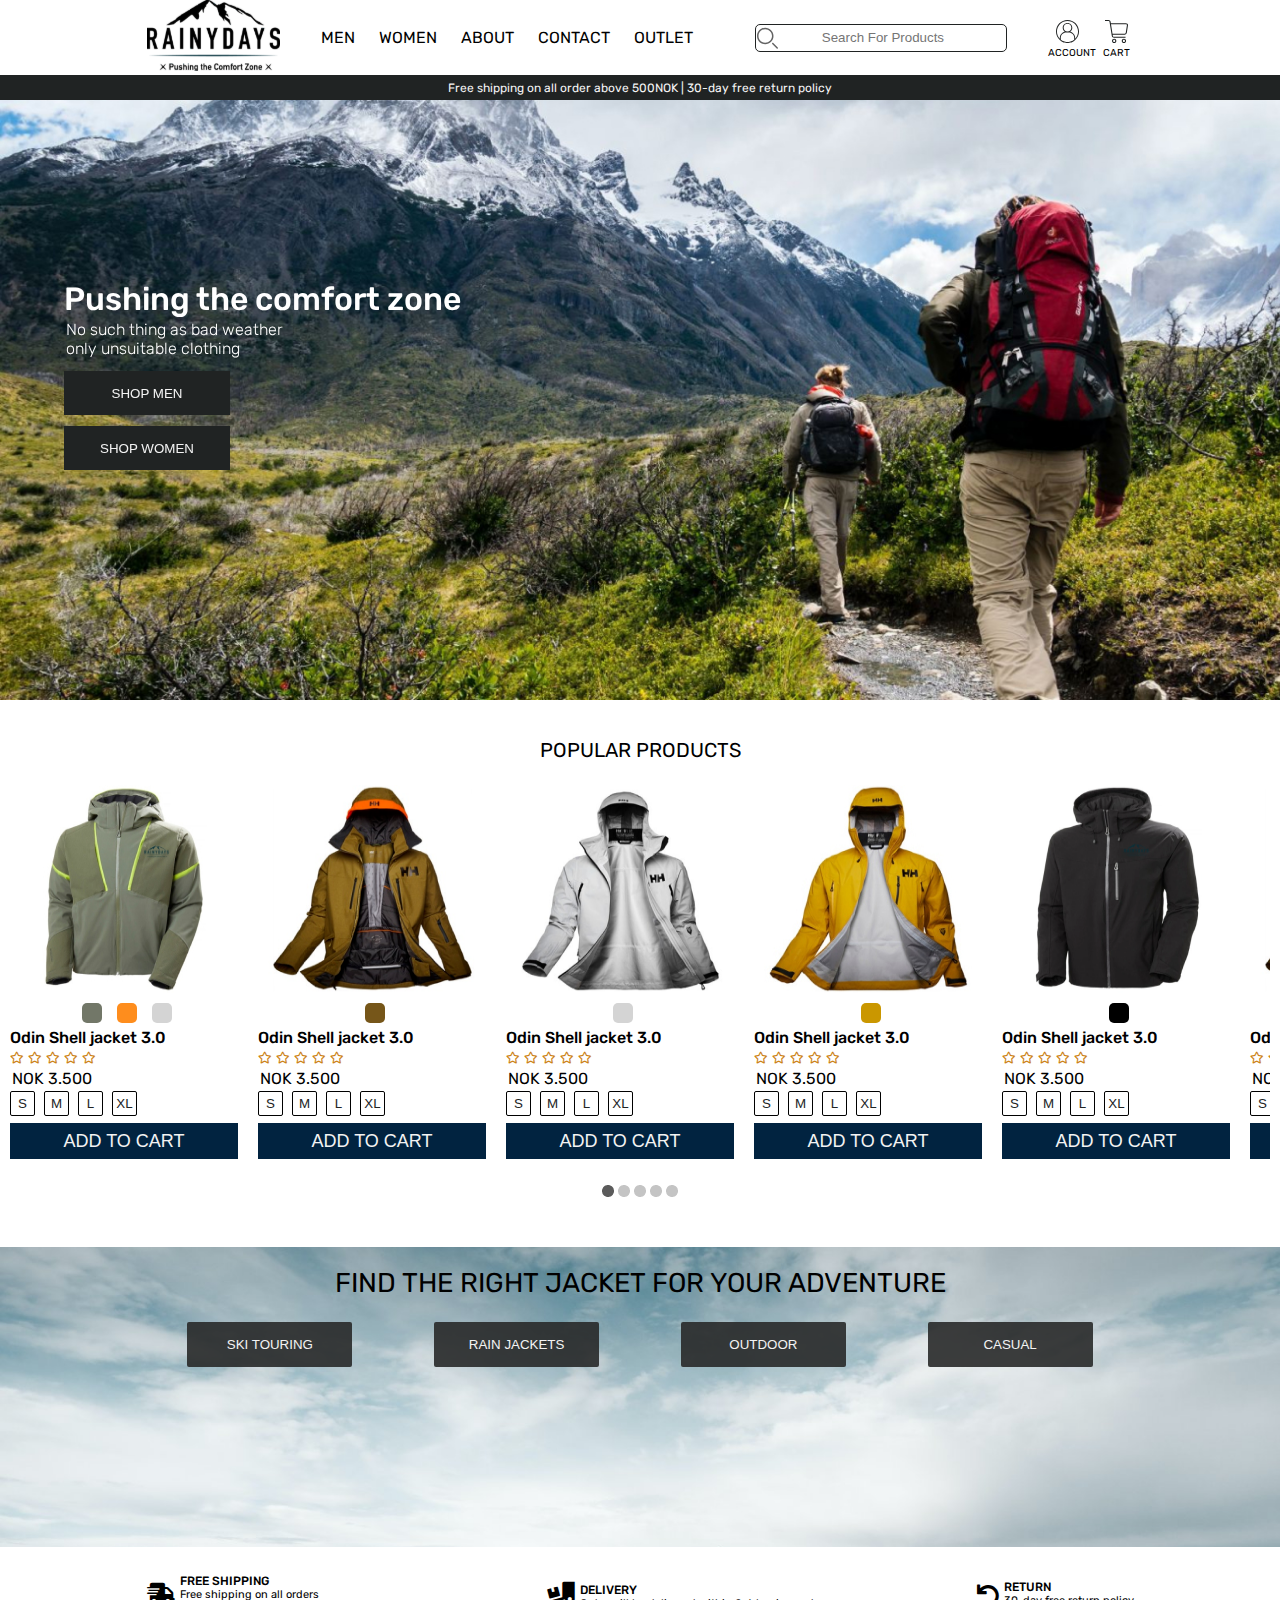
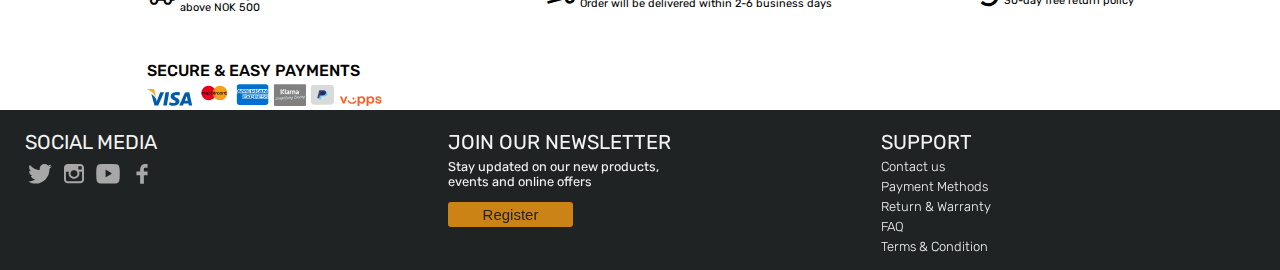
<file: index.html>
<!DOCTYPE html>
<html lang="en">
<head>
    <meta charset="UTF-8">
    <meta http-equiv="X-UA-Compatible" content="IE=edge">
    <meta name="viewport" content="width=device-width, initial-scale=1.0">
    <title>Document</title>
    <link rel="stylesheet" href="./CSS/styles.css">
    <link rel="stylesheet" href="https://cdnjs.cloudflare.com/ajax/libs/font-awesome/5.15.4/css/all.min.css"
     integrity="sha512-1ycn6IcaQQ40/MKBW2W4Rhis/DbILU74C1vSrLJxCq57o941Ym01SwNsOMqvEBFlcgUa6xLiPY/NS5R+E6ztJQ==" 
     crossorigin="anonymous" referrerpolicy="no-referrer" />
     <link rel="preconnect" href="https://fonts.googleapis.com">
    <link rel="preconnect" href="https://fonts.gstatic.com" crossorigin>
    <link href="https://fonts.googleapis.com/css2?family=Rubik:wght@300;400;500;600&display=swap" rel="stylesheet">

</head>
<body>
    <header class="header">
        <div class="inner">
            <div class="desktop-header">
                <div class="logo">
                    <img src="./images/Logo.svg" alt="">
                </div>
                <nav class="desktop-nav">
                    <ul>
                        <li>MEN</li>
                        <li>WOMEN</li>
                        <li>ABOUT</li>
                        <li>CONTACT</li>
                        <li>OUTLET</li>
                    </ul>
                </nav>
                <div class="dekstop-searchbar">
                    <div class="desktop-searchbox">
                        <img src="images/392504_find_in_magnifier_magnifying_research_icon 1.svg" alt="">
                        <input type="text" class="desktop-search" placeholder="Search For Products">    
                    </div>
                </div>
                <div class="account-and-cart">
                    <div class="desktop-account">
                        <img src="./images/Account.svg" alt="">
                        <p>account</p>
                    </div>
                    <div class="desktop-cart">
                        <img src="./images/Cart/Group.svg"alt="">
                        <p>cart</p>
                    </div>
                </div>
            </div>
        </div>
        <div class="mobile-navigation-and-searchbar">
            <div class="mobile-navigation">
                <label for="hamburger-menu">
                    <span class="sr-only">Hemburger menu</span> 
                <i class="fas fa-bars"></i>
                </label>
                <input type="checkbox" name="hamburger-menu" id="hamburger-menu">
                    <nav class="navbar">
                        <div class="acc-search">
                            <button class="account-box">
                                <img src="./images/account-icon.svg" alt="account icon">
                                <p>Account</p>
                            </button>
                            <button class="search-box">
                                <img src="./images/search-icon.svg" alt="">
                                <p>Search</p>
                            </button>
                        </div>
                        <div class="navbar-list">
                            <div class="list-container"> 
                                <p>Men</p>
                                <i class="fas fa-chevron-right"> </i>
                            </div>
                            <div class="list-container"> 
                                <p>WOMEN</p>
                                <i class="fas fa-chevron-right"></i>
                            </div>
                            <div class="list-container"> 
                                <p>about</p>
                                <i class="fas fa-chevron-right"></i>
                            </div>
                            <div class="list-container"> 
                                <p>contact</p>
                                <i class="fas fa-chevron-right"></i>
                            </div>
                            <div class="list-container"> 
                                <p>Outlet</p>
                                <i class="fas fa-chevron-right"></i>
                            </div>
                            <div class="list-container"> 
                                <p>New Arrivals</p>
                                <i class="fas fa-chevron-right"></i>
                            </div>
                        </div>

                        <div class="navbar-payments">
                            <h2>Secure & Easy payments</h2>
                            <div class="payment-icons">
                                <a href="#"><img src="./images/VISA icon.svg" alt="visa icon"></a>
                                <a href="#"><img src="./images/mastercard icon.svg" alt="mastercard icon"></a>
                                <a href="#"><img src="./images/Group.svg" alt="american express"></a>
                                <a href="#"><img class="klarna-icon" src="./images/klarna-icon.svg" alt="klarna icon"></a>
                                <a href="#"><img src="./images/paypal-icon.svg" alt="paypal icon"></a>
                                <a href="#"><img src="./images/VIPPS icon.svg" alt="vipps icon"></a>
                            </div>

                        </div>

                        <div class="navbar-footer">
                            <div class="navbar-socialmedia">
                                <h2>social media</h2>
                                <a href="#"><img src="./images/Twitter.svg" alt=""></a>
                                <a href="#"><img src="./images/Instagram icon.svg" alt=""></a> 
                                <a href="#"><img src="./images/Youtube icon.svg" alt=""></a>   
                                <a href="#"><img src="./images/Facebook icon.svg" alt=""></a>
                            </div>
                            <div class="navbar-newsletter">
                                <h2>join our newsletter</h2>
                                <p>Stay updated on our new products, <br> events and online offers</p>
                                <button> <a href="#">Register</a> </button>
                            </div>
                            <div class="navbar-support">
                                <h2>Support</h2>
                                <ul>
                                    <li>Contact us</li>
                                    <li>Payment Methods</li>
                                    <li>Return & Warranty</li>
                                    <li>FAQ</li>
                                    <li>Terms & Condition</li>
                                </ul>
                            </div>
                        </div>

                    </nav>

                <span class="logo"> <img src="./images/Logo.svg" alt="logo"><a href="index.html "></a> </span>
                <span class="cart"> <img src="./images/Cart/Group.svg" alt=""></span>
            </div>
            <div class="search-bar">
                <div class="searchbox">
                    <img src="images/392504_find_in_magnifier_magnifying_research_icon 1.svg" alt="">
                    <input type="text" class="search" placeholder="Search For Products">    
                </div>
            </div>
        </div>    

        
    </header>
        <div class="ship-info">
            <p>Free shipping on all order above 500NOK | 30-day free return policy</p>
        </div>
    <main>
        <div class="herobanner bg-walkers">
            <div class="herobanner-content">
                <h2>Pushing the comfort zone</h2>
                <p>No such thing as bad weather <br> only unsuitable clothing</p>
                <div> <button><a href="#">SHOP MEN</a></button> </div>
                <div> <button><a href="#">SHOP WOMEN</a></button> </div> 
            </div>
        </div>

        <div class="popular-products">
            <h2>popular products</h2>
                <div class="product-container">
                    <div class="item-box">
                        <div class="product-picture"> 
                            <img src="./images/greenjacket.jpg" alt="green jacket">
                        </div>
                        <div class="product-info">
                            <div class="colors">
                                <button class="button-green"></button>
                                <button class="button-red"></button>
                                <button class="button-grey"></button>
                            </div>  
                            <div>
                                <h3>Odin Shell jacket 3.0</h3>
                                    <div class="ratings"> 
                                        <i class="far fa-star"></i>
                                        <i class="far fa-star"></i>
                                        <i class="far fa-star"></i>
                                        <i class="far fa-star"></i>
                                        <i class="far fa-star"></i>
                                    </div>
                                <p>NOK 3.500</p>
                                <div class="select-size">
                                    <button><a href="#">S</a></button>
                                    <button><a href="#">M</a></button>
                                    <button><a href="#">L</a></button>
                                    <button><a href="#">XL</a></button>
                                </div>
                            </div>  

                            <div class="add-to-cart">
                                <button> <a href="#">add to cart</a> </button>
                            </div>
                        </div>
                    </div>
                    <div class="item-box">
                        <div class="product-picture"> 
                            <img src="./images/brownjacket.png" alt="green jacket">
                        </div>
                        <div class="product-info">
                            <div class="colors">
                                <button class="button-brown"></button>
                                
                            </div>  
                            <div>
                                <h3>Odin Shell jacket 3.0</h3>
                                    <div class="ratings"> 
                                        <i class="far fa-star"></i>
                                        <i class="far fa-star"></i>
                                        <i class="far fa-star"></i>
                                        <i class="far fa-star"></i>
                                        <i class="far fa-star"></i>
                                    </div>
                                <p>NOK 3.500</p>
                                <div class="select-size">
                                    <button><a href="#">S</a></button>
                                    <button><a href="#">M</a></button>
                                    <button><a href="#">L</a></button>
                                    <button><a href="#">XL</a></button>
                                </div>
                            </div>  

                            <div class="add-to-cart">
                                <button> <a href="#">add to cart</a> </button>
                            </div>
                        </div>
                    </div>

                    <div class="item-box">
                        <div class="product-picture"> 
                            <img src="./images/greyjacket.png" alt="green jacket">
                        </div>
                        <div class="product-info">
                            <div class="colors">
                                <button class="button-grey"></button>
                            </div>  
                            <div>
                                <h3>Odin Shell jacket 3.0</h3>
                                    <div class="ratings"> 
                                        <i class="far fa-star"></i>
                                        <i class="far fa-star"></i>
                                        <i class="far fa-star"></i>
                                        <i class="far fa-star"></i>
                                        <i class="far fa-star"></i>
                                    </div>
                                <p>NOK 3.500</p>
                                <div class="select-size">
                                    <button><a href="#">S</a></button>
                                    <button><a href="#">M</a></button>
                                    <button><a href="#">L</a></button>
                                    <button><a href="#">XL</a></button>
                                </div>
                            </div>  

                            <div class="add-to-cart">
                                <button> <a href="#">add to cart</a> </button>
                            </div>
                        </div>
                    </div>

                    <div class="item-box">
                        <div class="product-picture"> 
                            <img src="./images/yellowjacket.jpg" alt="green jacket">
                        </div>
                        <div class="product-info">
                            <div class="colors">
                                <button class="button-yellow"></button>
                            </div>  
                            <div>
                                <h3>Odin Shell jacket 3.0</h3>
                                    <div class="ratings"> 
                                        <i class="far fa-star"></i>
                                        <i class="far fa-star"></i>
                                        <i class="far fa-star"></i>
                                        <i class="far fa-star"></i>
                                        <i class="far fa-star"></i>
                                    </div>
                                <p>NOK 3.500</p>
                                <div class="select-size">
                                    <button><a href="#">S</a></button>
                                    <button><a href="#">M</a></button>
                                    <button><a href="#">L</a></button>
                                    <button><a href="#">XL</a></button>
                                </div>
                            </div>  

                            <div class="add-to-cart">
                                <button> <a href="#">add to cart</a> </button>
                            </div>
                        </div>
                    </div>

                    <div class="item-box">
                        <div class="product-picture"> 
                            <img src="./images/blackjacket.png" alt="green jacket">
                        </div>
                        <div class="product-info">
                            <div class="colors">
                                <button class="button-black"></button>
                        
                            </div>  
                            <div>
                                <h3>Odin Shell jacket 3.0</h3>
                                    <div class="ratings"> 
                                        <i class="far fa-star"></i>
                                        <i class="far fa-star"></i>
                                        <i class="far fa-star"></i>
                                        <i class="far fa-star"></i>
                                        <i class="far fa-star"></i>
                                    </div>
                                <p>NOK 3.500</p>
                                <div class="select-size">
                                    <button><a href="#">S</a></button>
                                    <button><a href="#">M</a></button>
                                    <button><a href="#">L</a></button>
                                    <button><a href="#">XL</a></button>
                                </div>
                            </div>  

                            <div class="add-to-cart">
                                <button> <a href="#">add to cart</a> </button>
                            </div>
                        </div>
                    </div>
                    <div class="item-box">
                        <div class="product-picture"> 
                            <img src="./images/brownjacket.png" alt="green jacket">
                        </div>
                        <div class="product-info">
                            <div class="colors">
                                <button class="button-brown"></button>
                                
                            </div>  
                            <div>
                                <h3>Odin Shell jacket 3.0</h3>
                                    <div class="ratings"> 
                                        <i class="far fa-star"></i>
                                        <i class="far fa-star"></i>
                                        <i class="far fa-star"></i>
                                        <i class="far fa-star"></i>
                                        <i class="far fa-star"></i>
                                    </div>
                                <p>NOK 3.500</p>
                                <div class="select-size">
                                    <button><a href="#">S</a></button>
                                    <button><a href="#">M</a></button>
                                    <button><a href="#">L</a></button>
                                    <button><a href="#">XL</a></button>
                                </div>
                            </div>  

                            <div class="add-to-cart">
                                <button> <a href="#">add to cart</a> </button>
                            </div>
                        </div>
                    </div>

                    <div class="item-box">
                        <div class="product-picture"> 
                            <img src="./images/brownjacket.png" alt="green jacket">
                        </div>
                        <div class="product-info">
                            <div class="colors">
                                <button class="button-brown"></button>
                                
                            </div>  
                            <div>
                                <h3>Odin Shell jacket 3.0</h3>
                                    <div class="ratings"> 
                                        <i class="far fa-star"></i>
                                        <i class="far fa-star"></i>
                                        <i class="far fa-star"></i>
                                        <i class="far fa-star"></i>
                                        <i class="far fa-star"></i>
                                    </div>
                                <p>NOK 3.500</p>
                                <div class="select-size">
                                    <button><a href="#">S</a></button>
                                    <button><a href="#">M</a></button>
                                    <button><a href="#">L</a></button>
                                    <button><a href="#">XL</a></button>
                                </div>
                            </div>  

                            <div class="add-to-cart">
                                <button> <a href="#">add to cart</a> </button>
                            </div>
                        </div>
                    </div>

                    
                    
                </div>

                <div class="image-slider">
                    <img src="images/Group 23.png" alt="">
                </div>
        </div>

        <div class="desktop-jacket-container">
            <div class="desktop-jacket-subheading">
                <h2>FIND THE RIGHT JACKET FOR YOUR ADVENTURE</h2>
            </div>
            
            <div class="desktop-jacket inner ">
                <button>SKI TOURING</button>
                <button>RAIN JACKETS</button>
                <button>OUTDOOR</button>
                <button>CASUAL</button>
            </div>
        </div>

        <div class="hiking-outdoor-container">
            <div class="hiking-image-container">
                <h2>find the right jacket for your adventure</h2>
                <div class="hiking-content-bottom">
                    <h3>hiking & outdoor</h3>
                    <button>See more</button>
                </div>
            </div>
            <div>
                <div class="product-container">
                    <div class="item-box">
                        <div class="product-picture"> 
                            <img src="./images/greenjacket.jpg" alt="green jacket">
                        </div>
                        <div class="product-info">
                            <div class="colors">
                                <button class="button-green"></button>
                                <button class="button-red"></button>
                                <button class="button-grey"></button>
                            </div>  
                            <div>
                                <h3>Odin Shell jacket 3.0</h3>
                                    <div class="ratings"> 
                                        <i class="far fa-star"></i>
                                        <i class="far fa-star"></i>
                                        <i class="far fa-star"></i>
                                        <i class="far fa-star"></i>
                                        <i class="far fa-star"></i>
                                    </div>
                                <p>NOK 3.500</p>
                                <div class="select-size">
                                    <button><a href="#">S</a></button>
                                    <button><a href="#">M</a></button>
                                    <button><a href="#">L</a></button>
                                    <button><a href="#">XL</a></button>
                                </div>
                            </div>  

                            <div class="add-to-cart">
                                <button> <a href="#">add to cart</a> </button>
                            </div>
                        </div>
                    </div>
                    <div class="item-box">
                        <div class="product-picture"> 
                            <img src="./images/brownjacket.png" alt="green jacket">
                        </div>
                        <div class="product-info">
                            <div class="colors">
                                <button class="button-brown"></button>
                                
                            </div>  
                            <div>
                                <h3>Odin Shell jacket 3.0</h3>
                                    <div class="ratings"> 
                                        <i class="far fa-star"></i>
                                        <i class="far fa-star"></i>
                                        <i class="far fa-star"></i>
                                        <i class="far fa-star"></i>
                                        <i class="far fa-star"></i>
                                    </div>
                                <p>NOK 3.500</p>
                                <div class="select-size">
                                    <button><a href="#">S</a></button>
                                    <button><a href="#">M</a></button>
                                    <button><a href="#">L</a></button>
                                    <button><a href="#">XL</a></button>
                                </div>
                            </div>  

                            <div class="add-to-cart">
                                <button> <a href="#">add to cart</a> </button>
                            </div>
                        </div>
                    </div>

                    <div class="item-box">
                        <div class="product-picture"> 
                            <img src="./images/greyjacket.png" alt="green jacket">
                        </div>
                        <div class="product-info">
                            <div class="colors">
                                <button class="button-grey"></button>
                            </div>  
                            <div>
                                <h3>Odin Shell jacket 3.0</h3>
                                    <div class="ratings"> 
                                        <i class="far fa-star"></i>
                                        <i class="far fa-star"></i>
                                        <i class="far fa-star"></i>
                                        <i class="far fa-star"></i>
                                        <i class="far fa-star"></i>
                                    </div>
                                <p>NOK 3.500</p>
                                <div class="select-size">
                                    <button><a href="#">S</a></button>
                                    <button><a href="#">M</a></button>
                                    <button><a href="#">L</a></button>
                                    <button><a href="#">XL</a></button>
                                </div>
                            </div>  

                            <div class="add-to-cart">
                                <button> <a href="#">add to cart</a> </button>
                            </div>
                        </div>
                    </div>

                    <div class="item-box">
                        <div class="product-picture"> 
                            <img src="./images/yellowjacket.jpg" alt="green jacket">
                        </div>
                        <div class="product-info">
                            <div class="colors">
                                <button class="button-yellow"></button>
                            </div>  
                            <div>
                                <h3>Odin Shell jacket 3.0</h3>
                                    <div class="ratings"> 
                                        <i class="far fa-star"></i>
                                        <i class="far fa-star"></i>
                                        <i class="far fa-star"></i>
                                        <i class="far fa-star"></i>
                                        <i class="far fa-star"></i>
                                    </div>
                                <p>NOK 3.500</p>
                                <div class="select-size">
                                    <button><a href="#">S</a></button>
                                    <button><a href="#">M</a></button>
                                    <button><a href="#">L</a></button>
                                    <button><a href="#">XL</a></button>
                                </div>
                            </div>  

                            <div class="add-to-cart">
                                <button> <a href="#">add to cart</a> </button>
                            </div>
                        </div>
                    </div>

                    <div class="item-box">
                        <div class="product-picture"> 
                            <img src="./images/blackjacket.png" alt="green jacket">
                        </div>
                        <div class="product-info">
                            <div class="colors">
                                <button class="button-black"></button>
                        
                            </div>  
                            <div>
                                <h3>Odin Shell jacket 3.0</h3>
                                    <div class="ratings"> 
                                        <i class="far fa-star"></i>
                                        <i class="far fa-star"></i>
                                        <i class="far fa-star"></i>
                                        <i class="far fa-star"></i>
                                        <i class="far fa-star"></i>
                                    </div>
                                <p>NOK 3.500</p>
                                <div class="select-size">
                                    <button><a href="#">S</a></button>
                                    <button><a href="#">M</a></button>
                                    <button><a href="#">L</a></button>
                                    <button><a href="#">XL</a></button>
                                </div>
                            </div>  

                            <div class="add-to-cart">
                                <button> <a href="#">add to cart</a> </button>
                            </div>
                        </div>
                    </div>
                    <div class="item-box">
                        <div class="product-picture"> 
                            <img src="./images/brownjacket.png" alt="green jacket">
                        </div>
                        <div class="product-info">
                            <div class="colors">
                                <button class="button-brown"></button>
                                
                            </div>  
                            <div>
                                <h3>Odin Shell jacket 3.0</h3>
                                    <div class="ratings"> 
                                        <i class="far fa-star"></i>
                                        <i class="far fa-star"></i>
                                        <i class="far fa-star"></i>
                                        <i class="far fa-star"></i>
                                        <i class="far fa-star"></i>
                                    </div>
                                <p>NOK 3.500</p>
                                <div class="select-size">
                                    <button><a href="#">S</a></button>
                                    <button><a href="#">M</a></button>
                                    <button><a href="#">L</a></button>
                                    <button><a href="#">XL</a></button>
                                </div>
                            </div>  

                            <div class="add-to-cart">
                                <button> <a href="#">add to cart</a> </button>
                            </div>
                        </div>
                    </div>

                    <div class="item-box">
                        <div class="product-picture"> 
                            <img src="./images/brownjacket.png" alt="green jacket">
                        </div>
                        <div class="product-info">
                            <div class="colors">
                                <button class="button-brown"></button>
                                
                            </div>  
                            <div>
                                <h3>Odin Shell jacket 3.0</h3>
                                    <div class="ratings"> 
                                        <i class="far fa-star"></i>
                                        <i class="far fa-star"></i>
                                        <i class="far fa-star"></i>
                                        <i class="far fa-star"></i>
                                        <i class="far fa-star"></i>
                                    </div>
                                <p>NOK 3.500</p>
                                <div class="select-size">
                                    <button><a href="#">S</a></button>
                                    <button><a href="#">M</a></button>
                                    <button><a href="#">L</a></button>
                                    <button><a href="#">XL</a></button>
                                </div>
                            </div>  

                            <div class="add-to-cart">
                                <button> <a href="#">add to cart</a> </button>
                            </div>
                        </div>
                    </div>                    
                </div>
                    <div class="image-slider">
                        <img src="images/Group 23.png" alt="">
                    </div>
            </div>

        </div>

        <div class="casual-outdoor-container">
            <div class="casual-image-container">
                <div class="casual-content-bottom">
                    <h3>CASUAL</h3>
                    <button>See more</button>
                </div>
            </div>
            <div>
                <div class="product-container">
                    <div class="item-box">
                        <div class="product-picture"> 
                            <img src="./images/greenjacket.jpg" alt="green jacket">
                        </div>
                        <div class="product-info">
                            <div class="colors">
                                <button class="button-green"></button>
                                <button class="button-red"></button>
                                <button class="button-grey"></button>
                            </div>  
                            <div>
                                <h3>Odin Shell jacket 3.0</h3>
                                    <div class="ratings"> 
                                        <i class="far fa-star"></i>
                                        <i class="far fa-star"></i>
                                        <i class="far fa-star"></i>
                                        <i class="far fa-star"></i>
                                        <i class="far fa-star"></i>
                                    </div>
                                <p>NOK 3.500</p>
                                <div class="select-size">
                                    <button><a href="#">S</a></button>
                                    <button><a href="#">M</a></button>
                                    <button><a href="#">L</a></button>
                                    <button><a href="#">XL</a></button>
                                </div>
                            </div>  

                            <div class="add-to-cart">
                                <button> <a href="#">add to cart</a> </button>
                            </div>
                        </div>
                    </div>
                    <div class="item-box">
                        <div class="product-picture"> 
                            <img src="./images/brownjacket.png" alt="green jacket">
                        </div>
                        <div class="product-info">
                            <div class="colors">
                                <button class="button-brown"></button>
                                
                            </div>  
                            <div>
                                <h3>Odin Shell jacket 3.0</h3>
                                    <div class="ratings"> 
                                        <i class="far fa-star"></i>
                                        <i class="far fa-star"></i>
                                        <i class="far fa-star"></i>
                                        <i class="far fa-star"></i>
                                        <i class="far fa-star"></i>
                                    </div>
                                <p>NOK 3.500</p>
                                <div class="select-size">
                                    <button><a href="#">S</a></button>
                                    <button><a href="#">M</a></button>
                                    <button><a href="#">L</a></button>
                                    <button><a href="#">XL</a></button>
                                </div>
                            </div>  

                            <div class="add-to-cart">
                                <button> <a href="#">add to cart</a> </button>
                            </div>
                        </div>
                    </div>

                    <div class="item-box">
                        <div class="product-picture"> 
                            <img src="./images/greyjacket.png" alt="green jacket">
                        </div>
                        <div class="product-info">
                            <div class="colors">
                                <button class="button-grey"></button>
                            </div>  
                            <div>
                                <h3>Odin Shell jacket 3.0</h3>
                                    <div class="ratings"> 
                                        <i class="far fa-star"></i>
                                        <i class="far fa-star"></i>
                                        <i class="far fa-star"></i>
                                        <i class="far fa-star"></i>
                                        <i class="far fa-star"></i>
                                    </div>
                                <p>NOK 3.500</p>
                                <div class="select-size">
                                    <button><a href="#">S</a></button>
                                    <button><a href="#">M</a></button>
                                    <button><a href="#">L</a></button>
                                    <button><a href="#">XL</a></button>
                                </div>
                            </div>  

                            <div class="add-to-cart">
                                <button> <a href="#">add to cart</a> </button>
                            </div>
                        </div>
                    </div>

                    <div class="item-box">
                        <div class="product-picture"> 
                            <img src="./images/yellowjacket.jpg" alt="green jacket">
                        </div>
                        <div class="product-info">
                            <div class="colors">
                                <button class="button-yellow"></button>
                            </div>  
                            <div>
                                <h3>Odin Shell jacket 3.0</h3>
                                    <div class="ratings"> 
                                        <i class="far fa-star"></i>
                                        <i class="far fa-star"></i>
                                        <i class="far fa-star"></i>
                                        <i class="far fa-star"></i>
                                        <i class="far fa-star"></i>
                                    </div>
                                <p>NOK 3.500</p>
                                <div class="select-size">
                                    <button><a href="#">S</a></button>
                                    <button><a href="#">M</a></button>
                                    <button><a href="#">L</a></button>
                                    <button><a href="#">XL</a></button>
                                </div>
                            </div>  

                            <div class="add-to-cart">
                                <button> <a href="#">add to cart</a> </button>
                            </div>
                        </div>
                    </div>

                    <div class="item-box">
                        <div class="product-picture"> 
                            <img src="./images/blackjacket.png" alt="green jacket">
                        </div>
                        <div class="product-info">
                            <div class="colors">
                                <button class="button-black"></button>
                        
                            </div>  
                            <div>
                                <h3>Odin Shell jacket 3.0</h3>
                                    <div class="ratings"> 
                                        <i class="far fa-star"></i>
                                        <i class="far fa-star"></i>
                                        <i class="far fa-star"></i>
                                        <i class="far fa-star"></i>
                                        <i class="far fa-star"></i>
                                    </div>
                                <p>NOK 3.500</p>
                                <div class="select-size">
                                    <button><a href="#">S</a></button>
                                    <button><a href="#">M</a></button>
                                    <button><a href="#">L</a></button>
                                    <button><a href="#">XL</a></button>
                                </div>
                            </div>  

                            <div class="add-to-cart">
                                <button> <a href="#">add to cart</a> </button>
                            </div>
                        </div>
                    </div>
                    <div class="item-box">
                        <div class="product-picture"> 
                            <img src="./images/brownjacket.png" alt="green jacket">
                        </div>
                        <div class="product-info">
                            <div class="colors">
                                <button class="button-brown"></button>
                                
                            </div>  
                            <div>
                                <h3>Odin Shell jacket 3.0</h3>
                                    <div class="ratings"> 
                                        <i class="far fa-star"></i>
                                        <i class="far fa-star"></i>
                                        <i class="far fa-star"></i>
                                        <i class="far fa-star"></i>
                                        <i class="far fa-star"></i>
                                    </div>
                                <p>NOK 3.500</p>
                                <div class="select-size">
                                    <button><a href="#">S</a></button>
                                    <button><a href="#">M</a></button>
                                    <button><a href="#">L</a></button>
                                    <button><a href="#">XL</a></button>
                                </div>
                            </div>  

                            <div class="add-to-cart">
                                <button> <a href="#">add to cart</a> </button>
                            </div>
                        </div>
                    </div>

                    <div class="item-box">
                        <div class="product-picture"> 
                            <img src="./images/brownjacket.png" alt="green jacket">
                        </div>
                        <div class="product-info">
                            <div class="colors">
                                <button class="button-brown"></button>
                                
                            </div>  
                            <div>
                                <h3>Odin Shell jacket 3.0</h3>
                                    <div class="ratings"> 
                                        <i class="far fa-star"></i>
                                        <i class="far fa-star"></i>
                                        <i class="far fa-star"></i>
                                        <i class="far fa-star"></i>
                                        <i class="far fa-star"></i>
                                    </div>
                                <p>NOK 3.500</p>
                                <div class="select-size">
                                    <button><a href="#">S</a></button>
                                    <button><a href="#">M</a></button>
                                    <button><a href="#">L</a></button>
                                    <button><a href="#">XL</a></button>
                                </div>
                            </div>  

                            <div class="add-to-cart">
                                <button> <a href="#">add to cart</a> </button>
                            </div>
                        </div>
                    </div>                    
                </div>
                    <div class="image-slider">
                        <img src="images/Group 23.png" alt="">
                    </div>
            </div>

        </div>

        <div class="ski-container">
            <div class="ski-image-container">
                <div class="ski-content-bottom">
                    <h3>ski touring</h3>
                    <button>See more</button>
                </div>
            </div>
            <div>
                <div class="product-container">
                    <div class="item-box">
                        <div class="product-picture"> 
                            <img src="./images/greenjacket.jpg" alt="green jacket">
                        </div>
                        <div class="product-info">
                            <div class="colors">
                                <button class="button-green"></button>
                                <button class="button-red"></button>
                                <button class="button-grey"></button>
                            </div>  
                            <div>
                                <h3>Odin Shell jacket 3.0</h3>
                                    <div class="ratings"> 
                                        <i class="far fa-star"></i>
                                        <i class="far fa-star"></i>
                                        <i class="far fa-star"></i>
                                        <i class="far fa-star"></i>
                                        <i class="far fa-star"></i>
                                    </div>
                                <p>NOK 3.500</p>
                                <div class="select-size">
                                    <button><a href="#">S</a></button>
                                    <button><a href="#">M</a></button>
                                    <button><a href="#">L</a></button>
                                    <button><a href="#">XL</a></button>
                                </div>
                            </div>  

                            <div class="add-to-cart">
                                <button> <a href="#">add to cart</a> </button>
                            </div>
                        </div>
                    </div>
                    <div class="item-box">
                        <div class="product-picture"> 
                            <img src="./images/brownjacket.png" alt="green jacket">
                        </div>
                        <div class="product-info">
                            <div class="colors">
                                <button class="button-brown"></button>
                                
                            </div>  
                            <div>
                                <h3>Odin Shell jacket 3.0</h3>
                                    <div class="ratings"> 
                                        <i class="far fa-star"></i>
                                        <i class="far fa-star"></i>
                                        <i class="far fa-star"></i>
                                        <i class="far fa-star"></i>
                                        <i class="far fa-star"></i>
                                    </div>
                                <p>NOK 3.500</p>
                                <div class="select-size">
                                    <button><a href="#">S</a></button>
                                    <button><a href="#">M</a></button>
                                    <button><a href="#">L</a></button>
                                    <button><a href="#">XL</a></button>
                                </div>
                            </div>  

                            <div class="add-to-cart">
                                <button> <a href="#">add to cart</a> </button>
                            </div>
                        </div>
                    </div>

                    <div class="item-box">
                        <div class="product-picture"> 
                            <img src="./images/greyjacket.png" alt="green jacket">
                        </div>
                        <div class="product-info">
                            <div class="colors">
                                <button class="button-grey"></button>
                            </div>  
                            <div>
                                <h3>Odin Shell jacket 3.0</h3>
                                    <div class="ratings"> 
                                        <i class="far fa-star"></i>
                                        <i class="far fa-star"></i>
                                        <i class="far fa-star"></i>
                                        <i class="far fa-star"></i>
                                        <i class="far fa-star"></i>
                                    </div>
                                <p>NOK 3.500</p>
                                <div class="select-size">
                                    <button><a href="#">S</a></button>
                                    <button><a href="#">M</a></button>
                                    <button><a href="#">L</a></button>
                                    <button><a href="#">XL</a></button>
                                </div>
                            </div>  

                            <div class="add-to-cart">
                                <button> <a href="#">add to cart</a> </button>
                            </div>
                        </div>
                    </div>

                    <div class="item-box">
                        <div class="product-picture"> 
                            <img src="./images/yellowjacket.jpg" alt="green jacket">
                        </div>
                        <div class="product-info">
                            <div class="colors">
                                <button class="button-yellow"></button>
                            </div>  
                            <div>
                                <h3>Odin Shell jacket 3.0</h3>
                                    <div class="ratings"> 
                                        <i class="far fa-star"></i>
                                        <i class="far fa-star"></i>
                                        <i class="far fa-star"></i>
                                        <i class="far fa-star"></i>
                                        <i class="far fa-star"></i>
                                    </div>
                                <p>NOK 3.500</p>
                                <div class="select-size">
                                    <button><a href="#">S</a></button>
                                    <button><a href="#">M</a></button>
                                    <button><a href="#">L</a></button>
                                    <button><a href="#">XL</a></button>
                                </div>
                            </div>  

                            <div class="add-to-cart">
                                <button> <a href="#">add to cart</a> </button>
                            </div>
                        </div>
                    </div>

                    <div class="item-box">
                        <div class="product-picture"> 
                            <img src="./images/blackjacket.png" alt="green jacket">
                        </div>
                        <div class="product-info">
                            <div class="colors">
                                <button class="button-black"></button>
                        
                            </div>  
                            <div>
                                <h3>Odin Shell jacket 3.0</h3>
                                    <div class="ratings"> 
                                        <i class="far fa-star"></i>
                                        <i class="far fa-star"></i>
                                        <i class="far fa-star"></i>
                                        <i class="far fa-star"></i>
                                        <i class="far fa-star"></i>
                                    </div>
                                <p>NOK 3.500</p>
                                <div class="select-size">
                                    <button><a href="#">S</a></button>
                                    <button><a href="#">M</a></button>
                                    <button><a href="#">L</a></button>
                                    <button><a href="#">XL</a></button>
                                </div>
                            </div>  

                            <div class="add-to-cart">
                                <button> <a href="#">add to cart</a> </button>
                            </div>
                        </div>
                    </div>
                    <div class="item-box">
                        <div class="product-picture"> 
                            <img src="./images/brownjacket.png" alt="green jacket">
                        </div>
                        <div class="product-info">
                            <div class="colors">
                                <button class="button-brown"></button>
                                
                            </div>  
                            <div>
                                <h3>Odin Shell jacket 3.0</h3>
                                    <div class="ratings"> 
                                        <i class="far fa-star"></i>
                                        <i class="far fa-star"></i>
                                        <i class="far fa-star"></i>
                                        <i class="far fa-star"></i>
                                        <i class="far fa-star"></i>
                                    </div>
                                <p>NOK 3.500</p>
                                <div class="select-size">
                                    <button><a href="#">S</a></button>
                                    <button><a href="#">M</a></button>
                                    <button><a href="#">L</a></button>
                                    <button><a href="#">XL</a></button>
                                </div>
                            </div>  

                            <div class="add-to-cart">
                                <button> <a href="#">add to cart</a> </button>
                            </div>
                        </div>
                    </div>

                    <div class="item-box">
                        <div class="product-picture"> 
                            <img src="./images/brownjacket.png" alt="green jacket">
                        </div>
                        <div class="product-info">
                            <div class="colors">
                                <button class="button-brown"></button>
                                
                            </div>  
                            <div>
                                <h3>Odin Shell jacket 3.0</h3>
                                    <div class="ratings"> 
                                        <i class="far fa-star"></i>
                                        <i class="far fa-star"></i>
                                        <i class="far fa-star"></i>
                                        <i class="far fa-star"></i>
                                        <i class="far fa-star"></i>
                                    </div>
                                <p>NOK 3.500</p>
                                <div class="select-size">
                                    <button><a href="#">S</a></button>
                                    <button><a href="#">M</a></button>
                                    <button><a href="#">L</a></button>
                                    <button><a href="#">XL</a></button>
                                </div>
                            </div>  

                            <div class="add-to-cart">
                                <button> <a href="#">add to cart</a> </button>
                            </div>
                        </div>
                    </div>                    
                </div>
                    <div class="image-slider">
                        <img src="images/Group 23.png" alt="">
                    </div>
            </div>

        </div>

        </div>

        <div class="rainjacket-container">
            <div class="rainjacket-image-container">
                <div class="rainjacket-content-bottom">
                    <h3>RAIN JACKETS</h3>
                    <button>See more</button>
                </div>
            </div>
            <div>
                <div class="product-container">
                    <div class="item-box">
                        <div class="product-picture"> 
                            <img src="./images/greenjacket.jpg" alt="green jacket">
                        </div>
                        <div class="product-info">
                            <div class="colors">
                                <button class="button-green"></button>
                                <button class="button-red"></button>
                                <button class="button-grey"></button>
                            </div>  
                            <div>
                                <h3>Odin Shell jacket 3.0</h3>
                                    <div class="ratings"> 
                                        <i class="far fa-star"></i>
                                        <i class="far fa-star"></i>
                                        <i class="far fa-star"></i>
                                        <i class="far fa-star"></i>
                                        <i class="far fa-star"></i>
                                    </div>
                                <p>NOK 3.500</p>
                                <div class="select-size">
                                    <button><a href="#">S</a></button>
                                    <button><a href="#">M</a></button>
                                    <button><a href="#">L</a></button>
                                    <button><a href="#">XL</a></button>
                                </div>
                            </div>  

                            <div class="add-to-cart">
                                <button> <a href="#">add to cart</a> </button>
                            </div>
                        </div>
                    </div>
                    <div class="item-box">
                        <div class="product-picture"> 
                            <img src="./images/brownjacket.png" alt="green jacket">
                        </div>
                        <div class="product-info">
                            <div class="colors">
                                <button class="button-brown"></button>
                                
                            </div>  
                            <div>
                                <h3>Odin Shell jacket 3.0</h3>
                                    <div class="ratings"> 
                                        <i class="far fa-star"></i>
                                        <i class="far fa-star"></i>
                                        <i class="far fa-star"></i>
                                        <i class="far fa-star"></i>
                                        <i class="far fa-star"></i>
                                    </div>
                                <p>NOK 3.500</p>
                                <div class="select-size">
                                    <button><a href="#">S</a></button>
                                    <button><a href="#">M</a></button>
                                    <button><a href="#">L</a></button>
                                    <button><a href="#">XL</a></button>
                                </div>
                            </div>  

                            <div class="add-to-cart">
                                <button> <a href="#">add to cart</a> </button>
                            </div>
                        </div>
                    </div>

                    <div class="item-box">
                        <div class="product-picture"> 
                            <img src="./images/greyjacket.png" alt="green jacket">
                        </div>
                        <div class="product-info">
                            <div class="colors">
                                <button class="button-grey"></button>
                            </div>  
                            <div>
                                <h3>Odin Shell jacket 3.0</h3>
                                    <div class="ratings"> 
                                        <i class="far fa-star"></i>
                                        <i class="far fa-star"></i>
                                        <i class="far fa-star"></i>
                                        <i class="far fa-star"></i>
                                        <i class="far fa-star"></i>
                                    </div>
                                <p>NOK 3.500</p>
                                <div class="select-size">
                                    <button><a href="#">S</a></button>
                                    <button><a href="#">M</a></button>
                                    <button><a href="#">L</a></button>
                                    <button><a href="#">XL</a></button>
                                </div>
                            </div>  

                            <div class="add-to-cart">
                                <button> <a href="#">add to cart</a> </button>
                            </div>
                        </div>
                    </div>

                    <div class="item-box">
                        <div class="product-picture"> 
                            <img src="./images/yellowjacket.jpg" alt="green jacket">
                        </div>
                        <div class="product-info">
                            <div class="colors">
                                <button class="button-yellow"></button>
                            </div>  
                            <div>
                                <h3>Odin Shell jacket 3.0</h3>
                                    <div class="ratings"> 
                                        <i class="far fa-star"></i>
                                        <i class="far fa-star"></i>
                                        <i class="far fa-star"></i>
                                        <i class="far fa-star"></i>
                                        <i class="far fa-star"></i>
                                    </div>
                                <p>NOK 3.500</p>
                                <div class="select-size">
                                    <button><a href="#">S</a></button>
                                    <button><a href="#">M</a></button>
                                    <button><a href="#">L</a></button>
                                    <button><a href="#">XL</a></button>
                                </div>
                            </div>  

                            <div class="add-to-cart">
                                <button> <a href="#">add to cart</a> </button>
                            </div>
                        </div>
                    </div>

                    <div class="item-box">
                        <div class="product-picture"> 
                            <img src="./images/blackjacket.png" alt="green jacket">
                        </div>
                        <div class="product-info">
                            <div class="colors">
                                <button class="button-black"></button>
                        
                            </div>  
                            <div>
                                <h3>Odin Shell jacket 3.0</h3>
                                    <div class="ratings"> 
                                        <i class="far fa-star"></i>
                                        <i class="far fa-star"></i>
                                        <i class="far fa-star"></i>
                                        <i class="far fa-star"></i>
                                        <i class="far fa-star"></i>
                                    </div>
                                <p>NOK 3.500</p>
                                <div class="select-size">
                                    <button><a href="#">S</a></button>
                                    <button><a href="#">M</a></button>
                                    <button><a href="#">L</a></button>
                                    <button><a href="#">XL</a></button>
                                </div>
                            </div>  

                            <div class="add-to-cart">
                                <button> <a href="#">add to cart</a> </button>
                            </div>
                        </div>
                    </div>
                    <div class="item-box">
                        <div class="product-picture"> 
                            <img src="./images/brownjacket.png" alt="green jacket">
                        </div>
                        <div class="product-info">
                            <div class="colors">
                                <button class="button-brown"></button>
                                
                            </div>  
                            <div>
                                <h3>Odin Shell jacket 3.0</h3>
                                    <div class="ratings"> 
                                        <i class="far fa-star"></i>
                                        <i class="far fa-star"></i>
                                        <i class="far fa-star"></i>
                                        <i class="far fa-star"></i>
                                        <i class="far fa-star"></i>
                                    </div>
                                <p>NOK 3.500</p>
                                <div class="select-size">
                                    <button><a href="#">S</a></button>
                                    <button><a href="#">M</a></button>
                                    <button><a href="#">L</a></button>
                                    <button><a href="#">XL</a></button>
                                </div>
                            </div>  

                            <div class="add-to-cart">
                                <button> <a href="#">add to cart</a> </button>
                            </div>
                        </div>
                    </div>

                    <div class="item-box">
                        <div class="product-picture"> 
                            <img src="./images/brownjacket.png" alt="green jacket">
                        </div>
                        <div class="product-info">
                            <div class="colors">
                                <button class="button-brown"></button>
                                
                            </div>  
                            <div>
                                <h3>Odin Shell jacket 3.0</h3>
                                    <div class="ratings"> 
                                        <i class="far fa-star"></i>
                                        <i class="far fa-star"></i>
                                        <i class="far fa-star"></i>
                                        <i class="far fa-star"></i>
                                        <i class="far fa-star"></i>
                                    </div>
                                <p>NOK 3.500</p>
                                <div class="select-size">
                                    <button><a href="#">S</a></button>
                                    <button><a href="#">M</a></button>
                                    <button><a href="#">L</a></button>
                                    <button><a href="#">XL</a></button>
                                </div>
                            </div>  

                            <div class="add-to-cart">
                                <button> <a href="#">add to cart</a> </button>
                            </div>
                        </div>
                    </div>                    
                </div>
                    <div class="image-slider">
                        <img src="images/Group 23.png" alt="">
                    </div>
            </div>
        </div>    

        <div class="new-arrivals">
            <h2>NEW ARRIVALS</h2>
            <div class="new-arrival-button">
                <button>SEE MORE</button>
            </div>
            
        </div>
            
    </main>

    <footer>
        <div class="footer-info inner">
            <div>
                <div class="shipping">
                    <i class="fas fa-shipping-fast"></i>
                    <div class="shipping-text">
                        <h4>Free shipping</h4>
                        <p>Free shipping on all orders above NOK 500</p>
                    </div>
                </div>
                
            </div>
            <div>
                <div class="delivery">
                    <div>
                        <i class="fas fa-truck-loading"></i>
                    </div>
                    <div class="delivery-text">
                        <h4>Delivery</h4>
                        <p>Order will be delivered within 2-6 business days</p>
                    </div>
                    
                </div>
            </div>

            <div>
                <div class="return">
                    <div>
                        <i class="fas fa-undo"></i>
                    </div>
                    <div class="return-text">
                        <h4>return</h4>
                        <p>30-day free return policy</p>
                    </div>
                </div>
        </div>        
            </div>
            <div class="secure-payments inner">
                <h2>Secure & Easy payments</h2>
                        <div class="payment-icons">
                            <a href="#"><img src="./images/VISA icon.svg" alt="visa icon"></a>
                            <a href="#"><img src="./images/mastercard icon.svg" alt="mastercard icon"></a>
                            <a href="#"><img src="./images/Group.svg" alt="american express"></a>
                            <a href="#"><img class="klarna-icon" src="./images/klarna-icon.svg" alt="klarna icon"></a>
                            <a href="#"><img src="./images/paypal-icon.svg" alt="paypal icon"></a>
                            <a href="#"><img src="./images/VIPPS icon.svg" alt="vipps icon"></a>
                        </div>
            </div>
        
    
        <div class="footer">
                <div class="footer-socialmedia">
                    <h2>social media</h2>
                    <a href="#"><img src="./images/Twitter.svg" alt=""></a>
                    <a href="#"><img src="./images/Instagram icon.svg" alt=""></a> 
                    <a href="#"><img src="./images/Youtube icon.svg" alt=""></a>   
                    <a href="#"><img src="./images/Facebook icon.svg" alt=""></a>
                </div>
                <div class="footer-newsletter">
                    <h2>join our newsletter</h2>
                    <p>Stay updated on our new products, <br> events and online offers</p>
                    <button> <a href="#">Register</a> </button>
                </div>
                <div class="explore">
                    <h2>EXPLORE</h2>
                    <ul>
                        <li>Men</li>
                        <li>WOMEN</li>
                        <li>ABOUT</li>
                        <li>CONTACT</li>
                        <li>NEW ARRIVALS</li>
                        <li>OUTLET</li>
                        <li>ACCOUNT</li>
                    </ul>     
                </div>
                <div class="footer-support">
                    <h2>Support</h2>
                    <ul>
                        <li>Contact us</li>
                        <li>Payment Methods</li>
                        <li>Return & Warranty</li>
                        <li>FAQ</li>
                        <li>Terms & Condition</li>
                    </ul>
                </div>
    </div>
    </footer>
    
</body>
</html>
</file>
<file: CSS/styles.css>
body {
  font-family: "Rubik", sans-serif;
  margin: 0;
  width: 100%;
  height: 1080px;
}

.desktop-header {
  display: none;
}

.header {
  height: auto;
  width: 100%;
  background-color: white;
}

.logo {
  cursor: pointer;
}

.mobile-navigation {
  margin-top: 20px;
  display: flex;
  justify-content: space-between;
  align-items: center;
  margin-left: 30px;
  margin-right: 30px;
}

.cart {
  cursor: pointer;
}

.fas {
  font-size: 1.563em;
  cursor: pointer;
}

.sr-only {
  display: none;
}

#hamburger-menu {
  display: none;
}

.navbar {
  /*hide nav on load*/
  display: block;
  background-color: #fff;
  width: 100%;
  height: auto;
  /* animate: default state on page load */
  transition: all 300ms linear;
  transform: translateX(-1800px);
  margin-bottom: -890px;
  position: absolute;
  border-radius: 0 10px 10px 0;
  z-index: 1;
}

.navbar-list {
  display: flex;
  flex-direction: column;
  justify-content: space-between;
}

.list-container {
  margin-bottom: 2px;
  background-color: #f3f3f3;
}

.navbar-list p {
  display: inline-block;
  margin-left: 10px;
  text-transform: uppercase;
}

.navbar-list i {
  margin-top: 13px;
  margin-right: 20px;
  float: right;
  color: #202323;
}

.acc-search {
  width: 100%;
  display: flex;
  justify-content: space-between;
  text-transform: uppercase;
}

.account-box {
  display: flex;
  justify-content: center;
  align-items: center;
  background-color: #202323;
  width: 50%;
  margin: 0;
  margin-right: 2px;
  color: #f3f3f3;
  font-size: 15px;
  text-transform: uppercase;
  border: none;
}
.account-box img {
  display: inline-block;
  margin-right: 7px;
  color: #f3f3f3;
}
.account-box p {
  display: inline-block;
}

.search-box {
  display: flex;
  justify-content: center;
  align-items: center;
  width: 50%;
  color: #f3f3f3;
  font-size: 15px;
  text-transform: uppercase;
  background-color: #202323;
  border-radius: 0 0 0 0;
  border: none;
}
.search-box img {
  display: inline-block;
  font-size: 25px;
  font-weight: 900;
  margin-right: 5px;
  color: #f3f3f3;
}
.search-box p {
  display: inline-block;
}

.navbar-footer {
  background-color: #202323;
  color: #f3f3f3;
}

.navbar-payments {
  margin-top: 10px;
  margin-left: 10px;
  margin-bottom: 3px;
}

.navbar-payments h2 {
  font-size: 20px;
  font-weight: 500;
  text-transform: uppercase;
  margin-top: 40px;
  margin-bottom: 2px;
  display: inline-block;
}

.navbar-socialmedia {
  display: inline-block;
  margin-left: 10px;
  width: 50%;
}

.navbar-socialmedia h2 {
  font-weight: 400;
  font-size: 20px;
  text-transform: uppercase;
  padding-top: 10px;
  margin-bottom: 10px;
}

.navbar-socialmedia img {
  height: 20px;
  width: 30px;
}

.navbar-newsletter {
  position: relative;
  bottom: 60px;
  display: inline-block;
  margin-left: 10px;
  width: 50%;
}

.navbar-newsletter h2 {
  font-weight: 400;
  margin-top: 5px;
  margin-bottom: 5px;
  font-size: 20px;
  text-transform: uppercase;
}

.navbar-newsletter p {
  font-size: 0.8em;
  margin-top: 0px;
}

.navbar-newsletter button {
  background-color: #cc8316;
  border: none;
  width: 125px;
  height: 25px;
  border-radius: 3px;
  font-size: 15px;
}

.navbar-newsletter a {
  text-decoration: none;
  color: #202323;
}

.navbar-support {
  position: relative;
  bottom: 85px;
  display: inline-block;
  width: 40%;
  margin-left: 20px;
}

.navbar-support h2 {
  text-transform: uppercase;
  font-weight: 400;
  font-size: 20px;
  padding-top: 10px;
}

.navbar-support ul {
  list-style: none;
  padding: 0;
}

.navbar-support li {
  margin-bottom: 15px;
  font-size: 15px;
}

#hamburger-menu:checked ~ nav {
  /*show nav*/
  display: block;
  transform: translatex(-30px);
}

.search-bar {
  display: flex;
  justify-content: center;
}

.searchbox {
  width: 60%;
  height: 28px;
  border: #202323 solid 1px;
  border-radius: 5px;
  display: flex;
  justify-content: space-around;
}

.searchbox input {
  padding-left: 0%;
  width: 85%;
  border: none;
  height: 75%;
  margin: 2px;
}

.search-bar img {
  margin-left: 2px;
}

.search-bar {
  margin-top: 11px;
  margin-bottom: 11px;
}

.ship-info {
  width: 100%;
  text-align: center;
  font-size: 0.7em;
  background-color: #202323;
  color: whitesmoke;
  height: 25px;
  bottom: 0;
  position: sticky;
}

.ship-info p {
  margin: 0;
  padding: 6px;
  word-wrap: break-word;
}

.herobanner {
  width: 100%;
  height: 498px;
  color: white;
}

.bg-walkers {
  background-image: url(../images/HeroBanner.jpg);
  height: 498px;
  background-size: cover;
  background-position: -400px 0;
  width: 100%;
  background-repeat: no-repeat;
}

.desktop-jacket-container {
  display: none;
}

.desktop-jacket {
  display: none;
}

.herobanner h2 {
  margin: 0;
  font-size: 26px;
  font-weight: 500;
}

.herobanner p {
  font-size: 16px;
  font-weight: 300;
  margin: 2px;
}

.herobanner-content {
  position: relative;
  top: 30%;
  margin-left: 5%;
}

.herobanner button {
  background-color: #202323;
  border: none;
  color: white;
  width: 166px;
  height: 44px;
  margin-top: 11px;
  cursor: pointer;
}

.herobanner button a {
  color: #f3f3f3;
  text-decoration: none;
}

.popular-products h2 {
  margin-top: 38px;
  text-align: center;
  font-weight: 400;
  font-style: normal;
  font-size: 20px;
  text-transform: uppercase;
}

.popular-products {
  width: 100%;
}

.product-container {
  margin-right: 10px;
  margin-left: 10px;
  display: flex;
  overflow-x: auto;
  height: 400px;
  margin-top: 23px;
}

.item-box {
  min-width: 228px;
  height: 373px;
  margin-right: 20px;
}

.product-picture {
  max-width: 228px;
  max-height: 208px;
  display: flex;
  justify-content: center;
}

.colors {
  display: flex;
  flex-direction: row;
  justify-content: center;
}

.colors button {
  width: 20px;
  height: 20px;
  border-radius: 5px;
  border: none;
  margin: 10px 5px 5px 10px;
  cursor: pointer;
}

.button-green {
  background-color: #727768;
}
.button-red {
  background-color: #fe8d1d;
}
.button-grey {
  background-color: #d4d4d4;
}
.button-brown {
  background-color: #765619;
}
.button-yellow {
  background-color: #ca9700;
}
.button-black {
  background-color: black;
}
.product-info h3 {
  margin: 0 0 0 0px;
  font-size: 16px;
  font-weight: 500;
}

.ratings {
  margin-left: 0px;
}

.fa-star {
  font-size: 12px;
  color: #cc8316;
  margin-left: 0px;
}

.product-info p {
  margin: 3px 0 0 2px;
}

.select-size button {
  margin-left: 5px;
  margin-top: 3px;
  border-radius: 2px;
  border: solid black 1px;
  width: 25px;
  height: 25px;
  padding: 0px;
  background-color: #fff;
  cursor: pointer;
}

.select-size a {
  text-decoration: none;
  color: #202323;
}

.select-size :nth-child(1) {
  margin-left: 0px;
}
.add-to-cart button {
  width: 100%;
  height: 36px;
  background-color: #012340;
  border: none;
  margin-top: 7px;
  cursor: pointer;
}

.add-to-cart a {
  text-decoration: none;
  color: #f3f3f3;
  font-size: 18px;
  text-transform: uppercase;
}

.image-slider {
  display: flex;
  justify-content: center;
}

.hiking-image-container {
  margin-top: 70px;
  height: 400px;
  width: 100%;
  background-image: url(../images/findyouradventurebanner.jpg);
  background-repeat: no-repeat;
  background-size: cover;
  display: flex;
  flex-direction: column;
  justify-content: space-between;
  cursor: pointer;
}

.hiking-image-container h2 {
  font-weight: 300;
  text-transform: uppercase;
  font-size: 1.6em;
  flex-wrap: nowrap;
  text-align: center;
  margin-top: 20px;
}

.hiking-content-bottom {
  display: flex;
  flex-direction: row;
  justify-content: space-between;
  align-items: center;
}

.hiking-content-bottom h3 {
  margin-left: 10px;
  color: white;
  text-transform: uppercase;
  font-size: 1.8em;
  font-weight: 300;
  margin-top: 0;
  margin-bottom: 10px;
  text-transform: uppercase;
}

.hiking-content-bottom button {
  background-color: rgba(196, 196, 196, 0.5);
  border: none;
  border-radius: 10px 0 0 0;
  width: 18%;
  height: 50px;
  color: #f3f3f3;
  text-transform: uppercase;
  cursor: pointer;
}

.casual-image-container {
  height: 300px;
  width: 100%;
  background-image: url(../images/herobannercasual.jpg);
  background-position-y: center;
  background-repeat: no-repeat;
  background-size: cover;
  display: flex;
  flex-direction: column;
  justify-content: flex-end;
  margin-top: 70px;
  cursor: pointer;
}

.casual-content-bottom {
  display: flex;
  flex-direction: row;
  justify-content: space-between;
  align-items: center;
}

.casual-content-bottom h3 {
  margin-left: 10px;
  margin-top: 0;
  font-size: 2em;
  font-weight: 300;
  margin-bottom: 0;
  color: #202323;
}

.casual-content-bottom button {
  background-color: rgba(196, 196, 196, 0.5);
  border: none;
  border-radius: 10px 0 0 0;
  width: 18%;
  height: 50px;
  color: #202323;
  text-transform: uppercase;
  cursor: pointer;
}

.ski-image-container {
  margin-top: 70px;
  height: 300px;
  width: 100%;
  background-image: url(../images/jack-atkinson-ijY8qAk2WKE-unsplash-kopi.jpg);
  background-repeat: no-repeat;
  background-size: cover;
  background-position-y: center;
  display: flex;
  flex-direction: column;
  justify-content: flex-end;
  cursor: pointer;
}

.ski-content-bottom {
  display: flex;
  flex-direction: row;
  justify-content: space-between;
  align-items: center;
}

.ski-content-bottom h3 {
  margin-left: 10px;
  margin-top: 0;
  font-size: 2em;
  font-weight: 400;
  margin-bottom: 10px;
  color: #f3f3ff;
  text-transform: uppercase;
}

.ski-content-bottom button {
  background-color: rgba(196, 196, 196, 0.5);
  border: none;
  border-radius: 10px 0 0 0;
  width: 18%;
  height: 50px;
  color: #f3f3f3;
  text-transform: uppercase;
  cursor: pointer;
}

.rainjacket-image-container {
  margin-top: 70px;
  height: 300px;
  width: 100%;
  background-image: url(../images/rainjacketherobanner.jpg);
  background-repeat: no-repeat;
  background-size: cover;
  background-position-y: center;
  display: flex;
  flex-direction: column;
  justify-content: flex-end;
  cursor: pointer;
}

.rainjacket-content-bottom {
  display: flex;
  flex-direction: row;
  justify-content: space-between;
  align-items: center;
}

.rainjacket-content-bottom h3 {
  margin-left: 10px;
  margin-top: 0;
  font-size: 2em;
  font-weight: 300;
  margin-bottom: 10px;
  color: #f3f3ff;
  text-transform: uppercase;
}

.rainjacket-content-bottom button {
  background-color: rgba(196, 196, 196, 0.5);
  border: none;
  border-radius: 10px 0 0 0;
  width: 18%;
  height: 50px;
  color: #f3f3f3;
  text-transform: uppercase;
  cursor: pointer;
}

.new-arrivals {
  background-image: url(../images/new-arrivals.jpg);
  background-repeat: no-repeat;
  background-size: cover;
  background-position-y: center;
  height: 350px;
}
.new-arrivals h2 {
  font-size: 2.2em;
  text-align: center;
  padding-top: 50px;
  font-weight: 400;
}

.new-arrival-button {
  display: flex;
  justify-content: center;
}

.new-arrivals button {
  width: 150px;
  height: 30px;
  background-color: rgba(40, 41, 41, 0.9);
  color: #f3f3f3;
  text-transform: uppercase;
  border-radius: 3px;
  border: none;
}

.footer-info {
  margin-left: 10px;
  margin-top: 30px;
}

.shipping {
  display: flex;
  align-items: center;
}

.shipping i {
  display: inline-block;
  font-size: 22px;
}

.shipping-text {
  display: inline-block;
  width: 60%;
  margin-left: 5px;
}
.shipping-text h4 {
  margin: 0;
  text-transform: uppercase;
  font-weight: 500;
  font-size: 12px;
}
.shipping-text p {
  margin: 0px;
  font-size: 11px;
}

.delivery {
  display: flex;
  align-items: center;
}

.delivery-text {
  margin-left: 5px;
}

.delivery i {
  font-size: 22px;
}

.delivery-text h4 {
  font-weight: 500;
  font-size: 12px;
  margin-bottom: 0px;
  text-transform: uppercase;
}
.delivery-text p {
  margin-top: 0px;
  font-size: 11px;
}

.return {
  display: flex;
  align-items: center;
}

.return-text {
  margin-left: 5px;
}
.return i {
  font-size: 22px;
  padding-top: 5px;
}

.return-text h4 {
  font-weight: 500;
  text-transform: uppercase;
  margin-bottom: 0px;
  margin-top: 0px;
  font-size: 12px;
}
.return-text p {
  font-size: 11px;
  margin-top: 0px;
  margin-bottom: 0px;
}

.secure-payments {
  margin-left: 10px;
}

.secure-payments h2 {
  margin-bottom: 0px;
  font-size: 1em;
  font-weight: 500;
  text-transform: uppercase;
  margin-top: 40px;
}

.footer-socialmedia {
  display: inline-block;
  margin-left: 10px;
  width: 50%;
}

.footer-socialmedia h2 {
  font-weight: 400;
  font-size: 20px;
  text-transform: uppercase;
  padding-top: 10px;
  margin-bottom: 10px;
}

.footer-socialmedia img {
  height: 20px;
  width: 30px;
}

.footer-newsletter {
  position: relative;
  bottom: 60px;
  display: inline-block;
  margin-left: 10px;
  width: 50%;
}

.footer-newsletter h2 {
  font-weight: 400;
  margin-top: 5px;
  margin-bottom: 5px;
  font-size: 20px;
  text-transform: uppercase;
}

.footer-newsletter p {
  font-size: 0.8em;
  margin-top: 0px;
}

.footer-newsletter button {
  background-color: #cc8316;
  border: none;
  width: 125px;
  height: 25px;
  border-radius: 3px;
  font-size: 15px;
  cursor: pointer;
}

.footer-newsletter a {
  text-decoration: none;
  color: #202323;
}

.footer-support {
  position: relative;
  bottom: 85px;
  display: inline-block;
  width: 40%;
  margin-left: 20px;
}

.footer-support h2 {
  text-transform: uppercase;
  font-weight: 400;
  font-size: 20px;
  padding-top: 10px;
}

.footer-support ul {
  list-style: none;
  padding: 0;
}

.footer-support li {
  margin-bottom: 5px;
  font-size: 13px;
  font-weight: 300;
  cursor: pointer;
}

.explore {
  display: none;
  width: 25%;
  margin-top: 20px;
}

.explore ul {
  list-style: none;
  padding: 0px;
  margin-top: 0px;
}
.explore li {
  margin-bottom: 5px;
  font-size: 13px;
  font-weight: 300;
  cursor: pointer;
}

.explore h2 {
  text-transform: uppercase;
  font-weight: 400;
  font-size: 20px;
  padding-top: 0px;
  margin-top: 0px;
  margin-bottom: 0px;
}

.footer {
  background-color: #202323;
  color: #f3f3f3;
}

@media screen and (max-width: 361px) {
  .herobanner-content h2 {
    font-size: 1.4em;
  }

  .ship-info p {
    font-size: 0.8em;
  }

  .hiking-image-container h2 {
    font-size: 20px;
  }

  .hiking-content-bottom h3 {
    font-size: 1.5em;
  }
  .shipping-text p {
    font-size: 0.8em;
  }
  .delivery-text p {
    font-size: 0.8em;
  }
  .return-text p {
    font-size: 0.8em;
  }

  .footer-support {
    margin-left: 0;
  }
}

@media screen and (max-width: 450px) {
  .footer-support {
    width: 30%;
  }

  .footer-newsletter {
    width: 60%;
    margin-top: 30px;
  }
}

@media screen and (min-width: 630px) {
  .bg-walkers {
    background-position: -250px 0;
  }

  .ship-info p {
    font-size: 12px;
  }

  .herobanner-content h2 {
    font-size: 2em;
  }

  .footer {
    display: flex;
    justify-content: space-around;
  }

  .footer-socialmedia {
    margin-top: 20px;
    width: 30%;
  }

  .footer-socialmedia h2 {
    margin-top: 0;
    padding-top: 0px;
  }

  .footer-newsletter {
    width: 30%;
    bottom: 0px;
    margin-top: 20px;
  }
  .footer-newsletter h2 {
    margin-top: 0px;
  }

  .footer-support {
    bottom: 0px;
    margin-top: 20px;
    width: 30%;
  }
  .footer-support h2 {
    padding-top: 0px;
    margin-top: 0px;
    margin-bottom: 0px;
  }
  .footer-support ul {
    margin-top: 5px;
  }
}

@media screen and (min-width: 768px) and (max-width: 1000px) {
  .mobile-navigation-and-searchbar {
    display: none;
  }

  .inner {
    max-width: 987px;
    margin: 0 auto;
  }

  .desktop-header {
    display: flex;
    justify-content: space-between;
    align-items: center;
  }

  .desktop-nav ul {
    list-style-type: none;
    padding-left: 0px;
  }

  .desktop-nav li {
    text-align: center;
    text-decoration: none;
    display: inline-block;
    margin-right: 20px;
  }

  .desktop-nav ul :nth-child(5) {
    display: none;
  }
  .desktop-nav ul :nth-child(4) {
    display: none;
  }

  .desktop-searchbox {
    border: 1px solid #202323;
    border-radius: 5px;
    width: 300px;
    display: flex;
    justify-content: space-around;
    align-items: center;
  }
  .desktop-searchbox img {
    margin: 1px;
  }
  .desktop-searchbox input {
    width: 85%;
    border: none;
  }

  .desktop-account {
    display: inline-block;
  }

  .desktop-account img {
    margin: 5px 5px 0px 8px;
  }

  .desktop-account p {
    font-size: 10px;
    margin: 0;
    text-transform: uppercase;
  }
  .desktop-cart {
    display: inline-block;
  }

  .desktop-cart img {
    margin: 5px 5px 0 5px;
  }

  .desktop-cart p {
    text-transform: uppercase;
    margin: 0px;
    font-size: 10px;
    text-align: center;
  }

  .bg-walkers {
    background-image: url(../images/HeroBanner.jpg);
    height: 550px;
    background-size: cover;
    background-position: -100px 0;
    width: 100%;
    background-repeat: no-repeat;
  }

  .desktop-jacket-container {
    display: block;
    margin-top: 50px;
    background-image: url(../images/findyouradventurebanner.jpg);
    height: 300px;
    background-repeat: no-repeat;
    background-size: cover;
    background-position-y: -80px;
    margin-bottom: 20px;
  }

  .desktop-jacket-container h2 {
    text-align: center;
    padding-top: 20px;
    text-transform: uppercase;
    font-size: 1.7em;
    font-weight: 400;
  }

  .desktop-jacket {
    display: flex;
    justify-content: space-around;
  }

  .desktop-jacket button {
    width: 165px;
    height: 45px;
    border: none;
    border-radius: 2px;
    background-color: rgba(40, 41, 41, 0.9);
    color: #f3f3f3;
  }

  .new-arrivals {
    display: none;
  }

  .hiking-outdoor-container {
    display: none;
  }
  .casual-outdoor-container {
    display: none;
  }
  .ski-container {
    display: none;
  }
  .rainjacket-container {
    display: none;
  }

  .footer-info {
    display: flex;
    align-items: center;
    justify-content: space-between;
  }

  .explore {
    display: block;
  }

  .footer-socialmedia {
    width: 25%;
  }

  .footer-newsletter {
    width: 25%;
  }
  .footer-support {
    width: 25%;
  }
}

@media screen and (min-width: 1001px) {
  .mobile-navigation-and-searchbar {
    display: none;
  }

  .inner {
    max-width: 987px;
    margin: 0 auto;
  }

  .desktop-header {
    display: flex;
    justify-content: space-between;
    align-items: center;
  }

  .desktop-nav ul {
    list-style-type: none;
    padding-left: 0px;
  }

  .desktop-nav li {
    text-align: center;
    text-decoration: none;
    display: inline-block;
    margin-right: 20px;
  }

  .desktop-searchbox {
    border: 1px solid #202323;
    border-radius: 5px;
    width: 250px;
    display: flex;
    justify-content: space-around;
    align-items: center;
  }
  .desktop-searchbox img {
    margin: 1px;
  }
  .desktop-searchbox input {
    width: 85%;
    border: none;
    padding-left: 40px;
  }

  .desktop-account {
    display: inline-block;
  }

  .desktop-account img {
    margin: 5px 5px 0px 8px;
  }

  .desktop-account p {
    font-size: 10px;
    margin: 0;
    text-transform: uppercase;
  }
  .desktop-cart {
    display: inline-block;
  }

  .desktop-cart img {
    margin: 5px 5px 0 5px;
  }

  .desktop-cart p {
    text-transform: uppercase;
    margin: 0px;
    font-size: 10px;
    text-align: center;
  }

  .bg-walkers {
    background-image: url(../images/HeroBanner.jpg);
    height: 600px;
    background-size: cover;
    background-position: 0 0;
    width: 100%;
    background-repeat: no-repeat;
  }

  .hiking-outdoor-container {
    display: none;
  }
  .casual-outdoor-container {
    display: none;
  }
  .ski-container {
    display: none;
  }
  .rainjacket-container {
    display: none;
  }

  .footer-info {
    display: flex;
    justify-content: space-between;
    align-items: center;
  }

  .new-arrivals {
    display: none;
  }

  .desktop-jacket-container {
    display: block;
    margin-top: 50px;
    background-image: url(../images/findyouradventurebanner.jpg);
    height: 300px;
    background-repeat: no-repeat;
    background-size: cover;
    background-position-y: -80px;
    margin-bottom: 20px;
  }

  .desktop-jacket-container h2 {
    text-align: center;
    padding-top: 20px;
    text-transform: uppercase;
    font-size: 1.7em;
    font-weight: 400;
  }

  .desktop-jacket {
    display: flex;
    justify-content: space-around;
  }

  .desktop-jacket button {
    width: 165px;
    height: 45px;
    border: none;
    border-radius: 2px;
    background-color: rgba(40, 41, 41, 0.9);
    color: #f3f3f3;
  }
}
</file>
